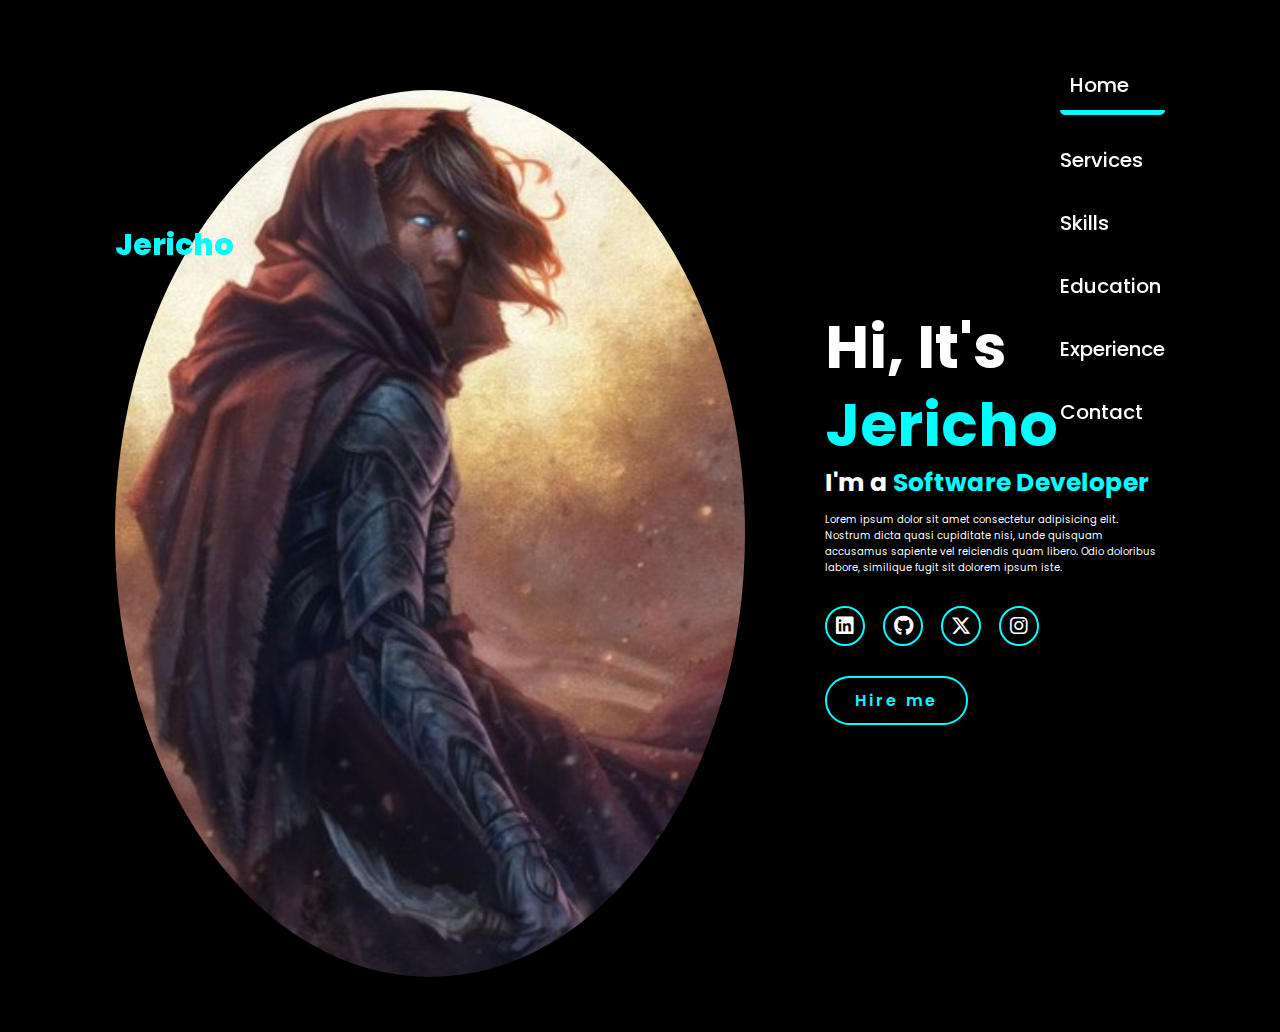
<file: index.html>
<!DOCTYPE html>
<html lang="en">
<head>
    <meta charset="UTF-8">
    <meta name="viewport" content="width=device-width, initial-scale=1.0">
    <link rel="stylesheet" href="style.css">
    <link rel="stylesheet" href="https://cdnjs.cloudflare.com/ajax/libs/font-awesome/6.5.2/css/all.min.css">
    <title>Porfolio</title>
</head>
<body>
    <header>
        <a href="#" class = "logo"> Jericho</a>

        <nav>
            <a href="#" class="active">Home</a>
            <a href="#">Services</a>
            <a href="#">Skills</a>
            <a href="#">Education</a>
            <a href="#">Experience</a>
            <a href="#">Contact</a>
        </nav>
    </header>
    <section class = "home">
        <div class="home-img">
            <img src="leto2.jpg" alt="">
        </div>
        <div class="home-content">
            <h1>Hi, It's <span> Jericho</span></h1>
            <h3 class="typing-text">I'm a <span></span></h3>
            <p>Lorem ipsum dolor sit amet consectetur adipisicing elit. Nostrum dicta quasi cupiditate nisi, unde quisquam accusamus sapiente vel reiciendis quam libero. Odio doloribus labore, similique fugit sit dolorem ipsum iste.</p>
            <div class="social-icons">
                <a href="#"><i class="fa-brands fa-linkedin"></i></a>
                <a href="#"><i class="fa-brands fa-github"></i></a>
                <a href="#"><i class="fa-brands fa-x-twitter"></i></a>
                <a href="#"><i class="fa-brands fa-instagram"></i></a>
            </div>
            <a href="#" class="btn">Hire me</a>
        </div>
    </section>
</body>
</html>
</file>
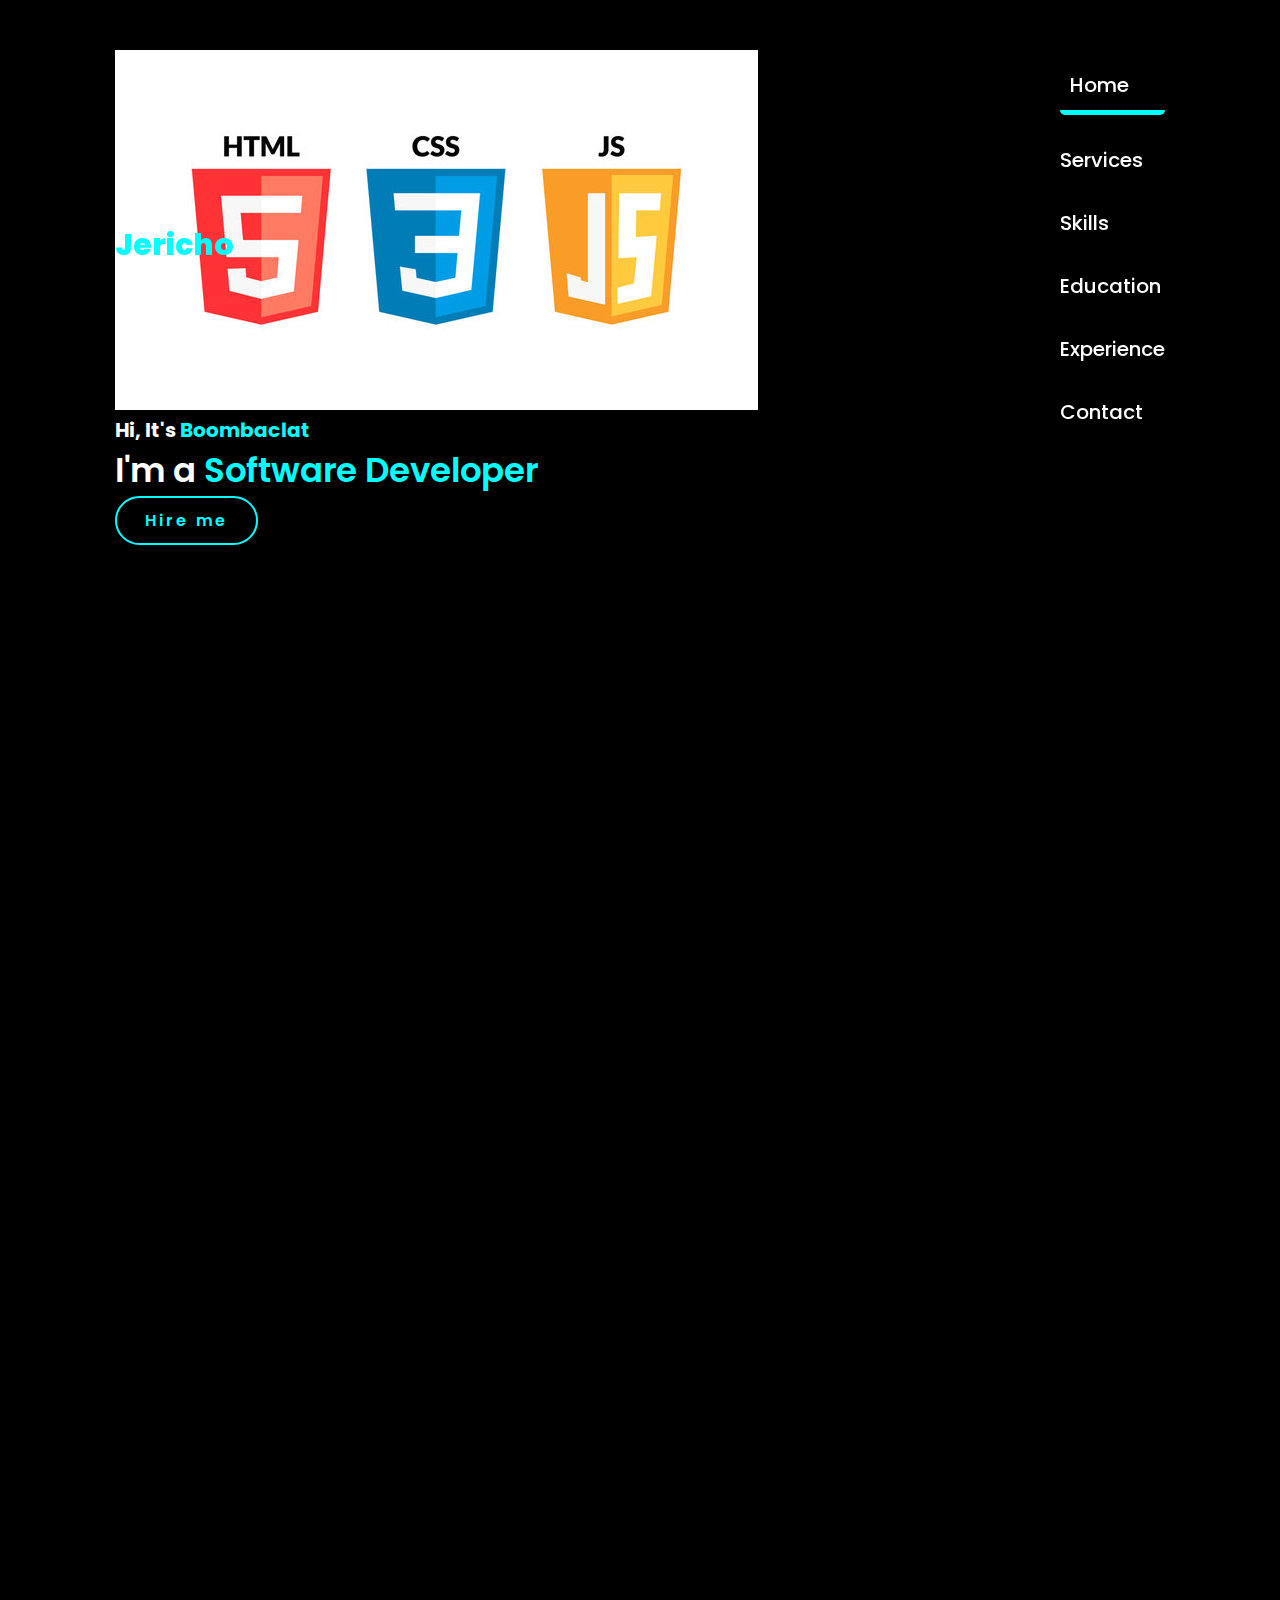
<file: services.html>
<!DOCTYPE html>
<html lang="en">
<head>
    <meta charset="UTF-8">
    <meta name="viewport" content="width=device-width, initial-scale=1.0">
    <link rel="stylesheet" href="style.css">
    <link rel="stylesheet" href="https://cdnjs.cloudflare.com/ajax/libs/font-awesome/6.5.2/css/all.min.css">
    <title>Services</title>
</head>
<body>
    <header>
        <a href="#" class = "logo"> Jericho</a>

        <nav>
            <a href="index.html" class="active">Home</a>
            <a href="services.html">Services</a>
            <a href="#">Skills</a>
            <a href="#">Education</a>
            <a href="#">Experience</a>
            <a href="#">Contact</a>
        </nav>
    </header>
    <section class = "service">
        <div class="service-img">
            <img src="html-css-js.png" alt="">
        </div>
        <div class="service-content">
            <h1>Hi, It's <span> Boombaclat</span></h1>
            <h3 class="typing-text">I'm a <span></span></h3>
            <a href="#" class="btn">Hire me</a>
        </div>
    </section>
    <section class="backend">
        <div></div>
    </section>

    <section class="programming">
        <section class="frontend">

        </section>
        <section class="backend">

        </section>
        
    </section>
</body>
</html>
</file>
<file: style.css>
@import url('https://fonts.googleapis.com/css2?family=Poppins%3Awght%40100%3B200%3B300%3B400%3B500%3B600&display=swap%27%29%3B');

*{
    margin: 0;
    padding: 0;
    box-sizing: border-box;
    text-decoration: none;
    border: none;
    outline: none;
    font-family: 'Poppins', sans-serif;
}

html{
    font-size: 62.5%;
}

body{
    width: 100%;
    height: 100vh ;
    overflow-x: hidden; 
    background-color: black;
    color: white;
}

header{
    margin-top: 20px;
    position: fixed;
    top: 0;
    left: 0;
    width: 100%;
    padding: 1rem 9%;
    background-color: transparent;
    filter: drop-shadow(10px);
    display: flex;
    justify-content: space-between;
    align-items: center;
    z-index: 100;
}

.logo{
    font-size: 3rem;
    color: aqua;
    font-weight: 800; 
    cursor: pointer;
    transition: 0.5s ease;
}

.logo:hover{
    transform: scale(1.1);
}

nav a{
    font-size: 1.8rem;
    color: white;
    margin-left: 4rem;
    font-weight: 500;
    transition: 0.3s ease;
    border-bottom: 3px solid transparent;  
}

nav a:hover, 
.nav a.active{
    color: aqua;
    border-bottom: 3px solid aqua;
}

@media(max-width:995px){
    nav{
        position: absolute;
        display: none;
        top: 0;
        right: 0;
        width: 40%;
        border-left: 3px solid aqua;
        border-bottom: 3px solid aqua;
        border-bottom-left-radius: 2rem;
        padding: 1rem solid;
        background-color: #161616;
        border-top: 0.1rem solid rgba(0, 0, 0, 0.1);
    }
}

nav.active{
    display: block;
}

nav a{
    display: block;
    font-size: 2rem;
    margin: 3rem 0;
}

nav a:hover,
nav a.active{
    padding: 1rem;
    border-radius: 0.5rem;
    border-bottom: 0.5rem solid aqua;
}

section{
    min-height: 100vh;
    padding: 5rem 9% 5rem;
}

.home{
    display: flex;
    justify-content: center;
    align-items: center;
    gap: 8rem;
    background-color: black;
}

.home .home-content h1{
    font-size: 6rem;
    font-weight: 700;
    line-height: 1.3;
}

span{
    color: aqua;
}

.home-content h3{
    font-size: 4rem;
    margin-bottom: 1rem;
    font-weight: 700;
}

.home-img{
    border-radius: 50%;
}

.home-img img{
    position: relative;
    width: 32vw;
    border-radius: 50%;
    box-shadow: 0 0 25px solid aqua;
    cursor: pointer;
    transition: 0.2s linear;
} 

.home-img img:hover{
    font-size: 1.8rem;
    font-weight: 500;
}

.social-icons a{
    display: inline-flex;
    justify-content: center;
    align-items: center;
    width: 4rem;
    height: 4rem;
    background-color: transparent;
    border: 0.2rem solid aqua;
    font-size: 2rem;
    border-radius: 50%;
    margin: 3rem 1.5rem 3rem 0;
    transition: 0.3s ease;
    color: white;
}

.social-icons a:hover{
    color: black;
    transform: scale(1.3) translateY(-5px);
    background-color: aqua;
    box-shadow: 0 0 25px aqua;
}

.btn{
    display: inline-block;
    padding: 1rem 2.8rem;
    background-color: black;
    border-radius: 4rem;
    font-size: 1.6rem;
    color: aqua;
    letter-spacing: 0.3rem;
    font-weight: 600;
    border: 2px solid aqua;
    transition: 0.3s ease;
    cursor: pointer;
}

.btn:hover{
    transform: scale3d(1.03);
    background-color: aqua;
    color: black;
    box-shadow: 0 0 25px aqua;
}

.typing-text{
    font-size: 34px;
    font-weight: 600;
    min-width: 280px;
}

.typing-text span{
    position: relative;
}

.typing-text span::before{
    content: "Software Developer";
    color: aqua;
    animation: words 20s infinite;
}

.typing-text span::after{
    content: "";
    background-color: black;
    position: absolute;
    width: calc(100% + 8px);
    height: 100%;
    border-left: 3px solid black;
    right: -8;
    animation: cursor 0.6s infinite;
}

@keyframes cursor{
    to{
        border-left: 3px solid aqua;
    }
}

@keyframes words{
    0%,20%{
        border-left: "Web Developer";
    }
    21%,40%{
        border-left: "Software Developer";
    }
    41%,60%{
        border-left: "Web Designer";
    }
    61%,80%{
        border-left: "Youtuber";
    }
    81%,100%{
        border-left: "Script Writer";
    }
}

@media(max-width: 1000px){
    .home{
        gap:4rem
    }
}

@media(max-width: 995px){
    .home{
        flex-direction: column;
        margin: 5rem 4rem;
    }
}

.home .home-content h3{
    font-size: 2.5rem;
}

.home-content h1{
    font-size: 5rem;
}
.home-img img{
    width: 70vh;
    margin-top: 4rem;
}
</file>
